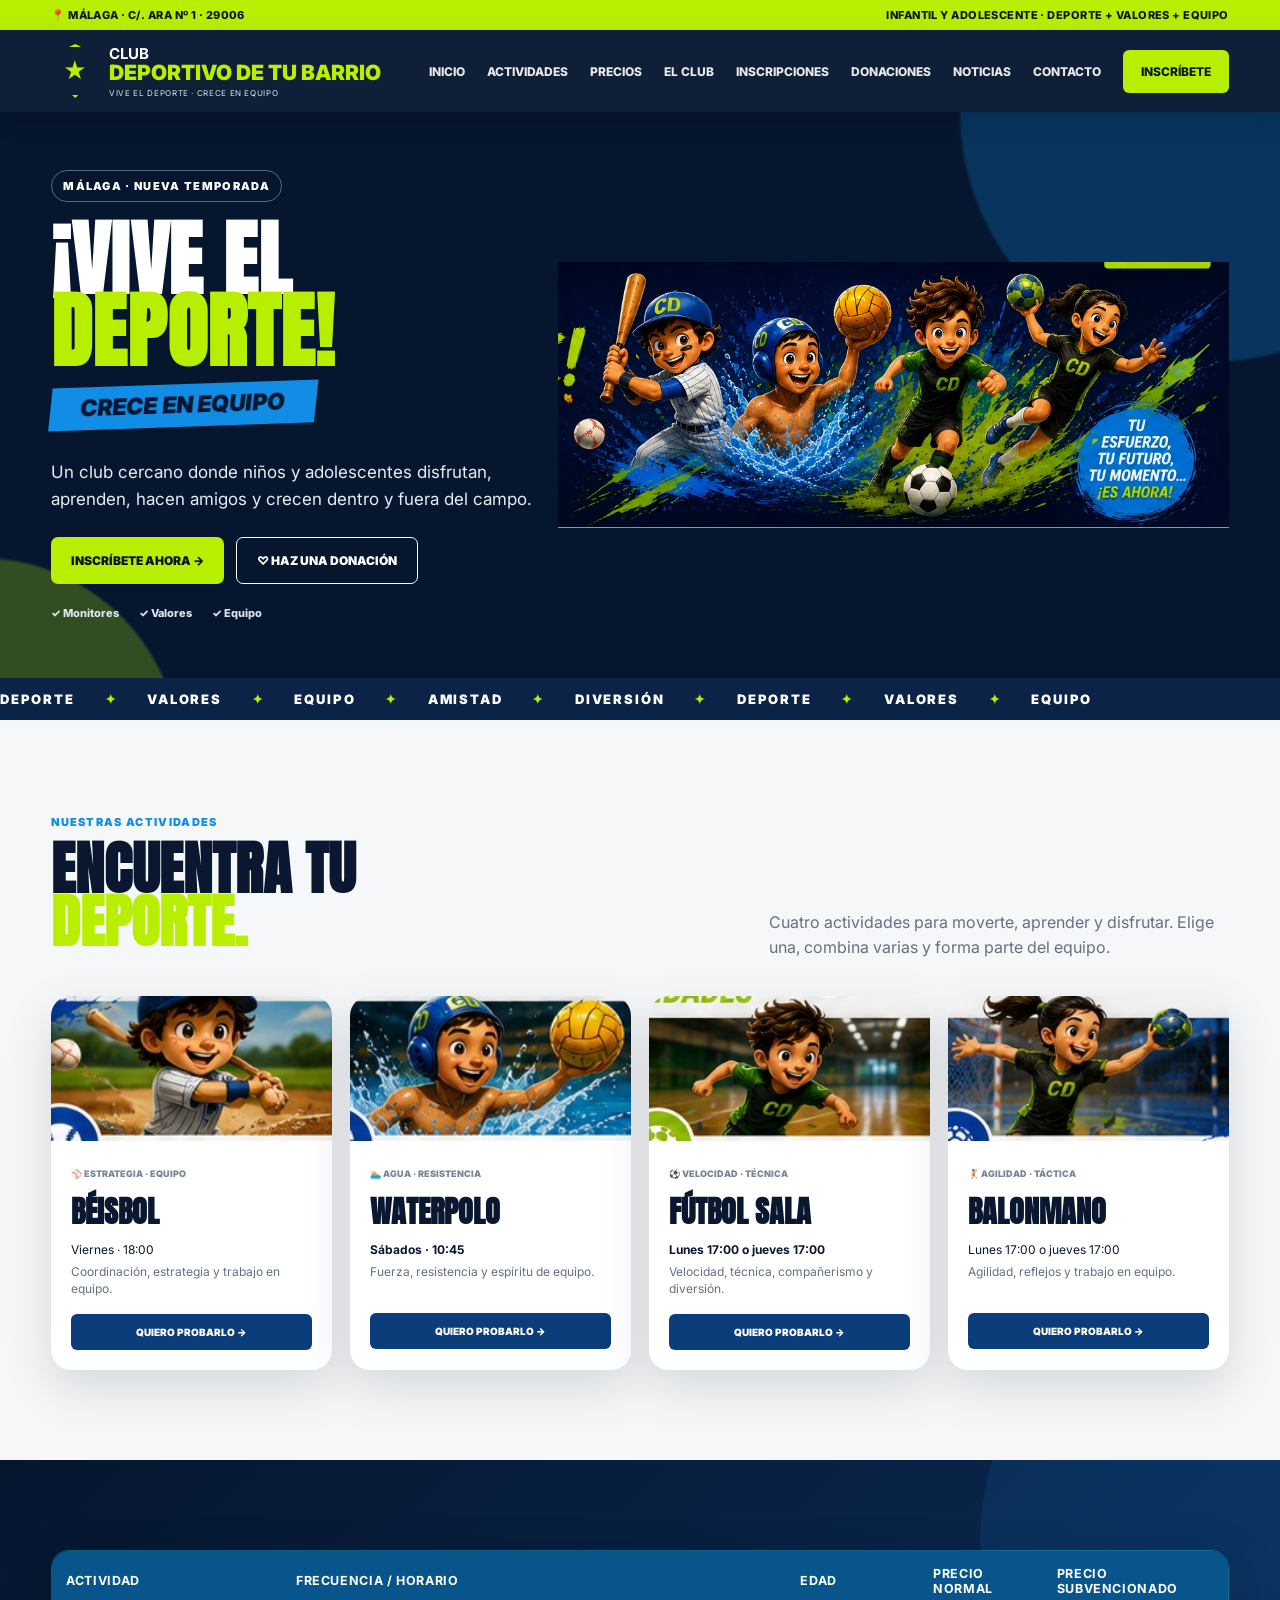
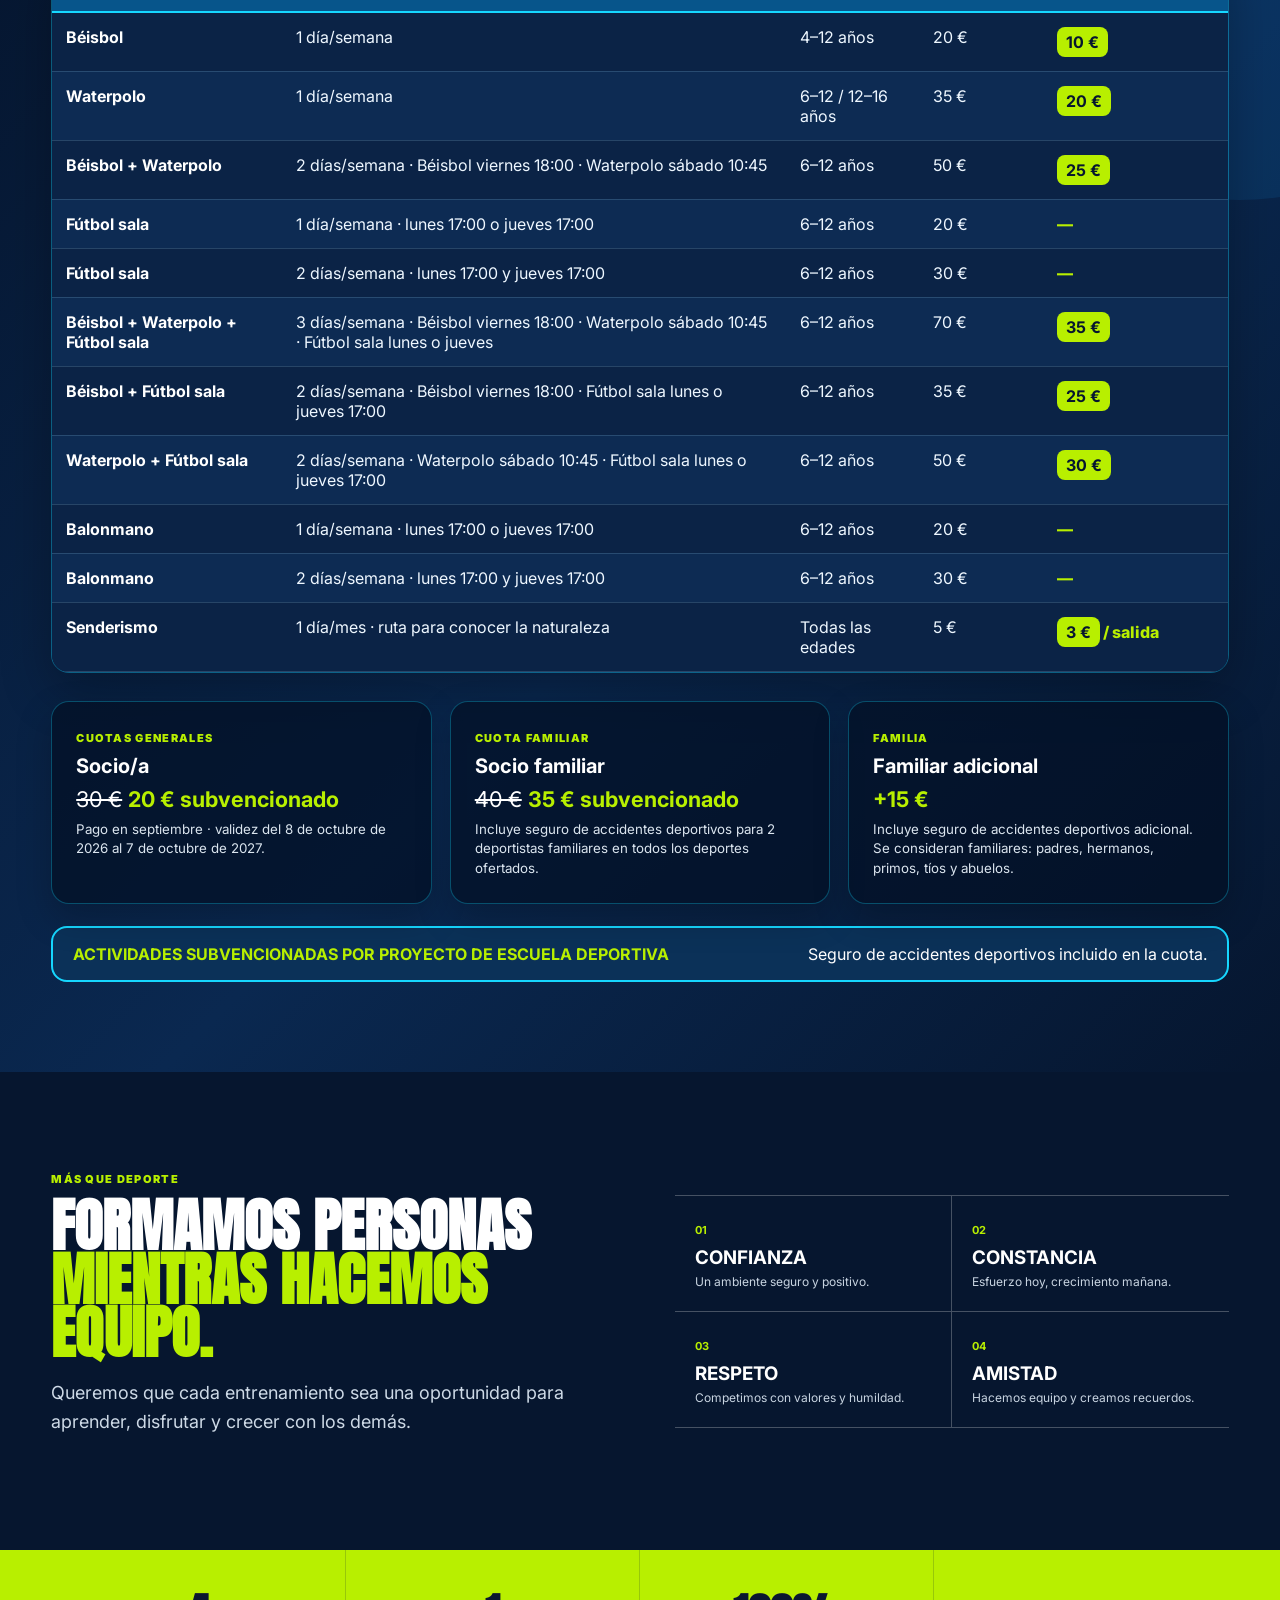
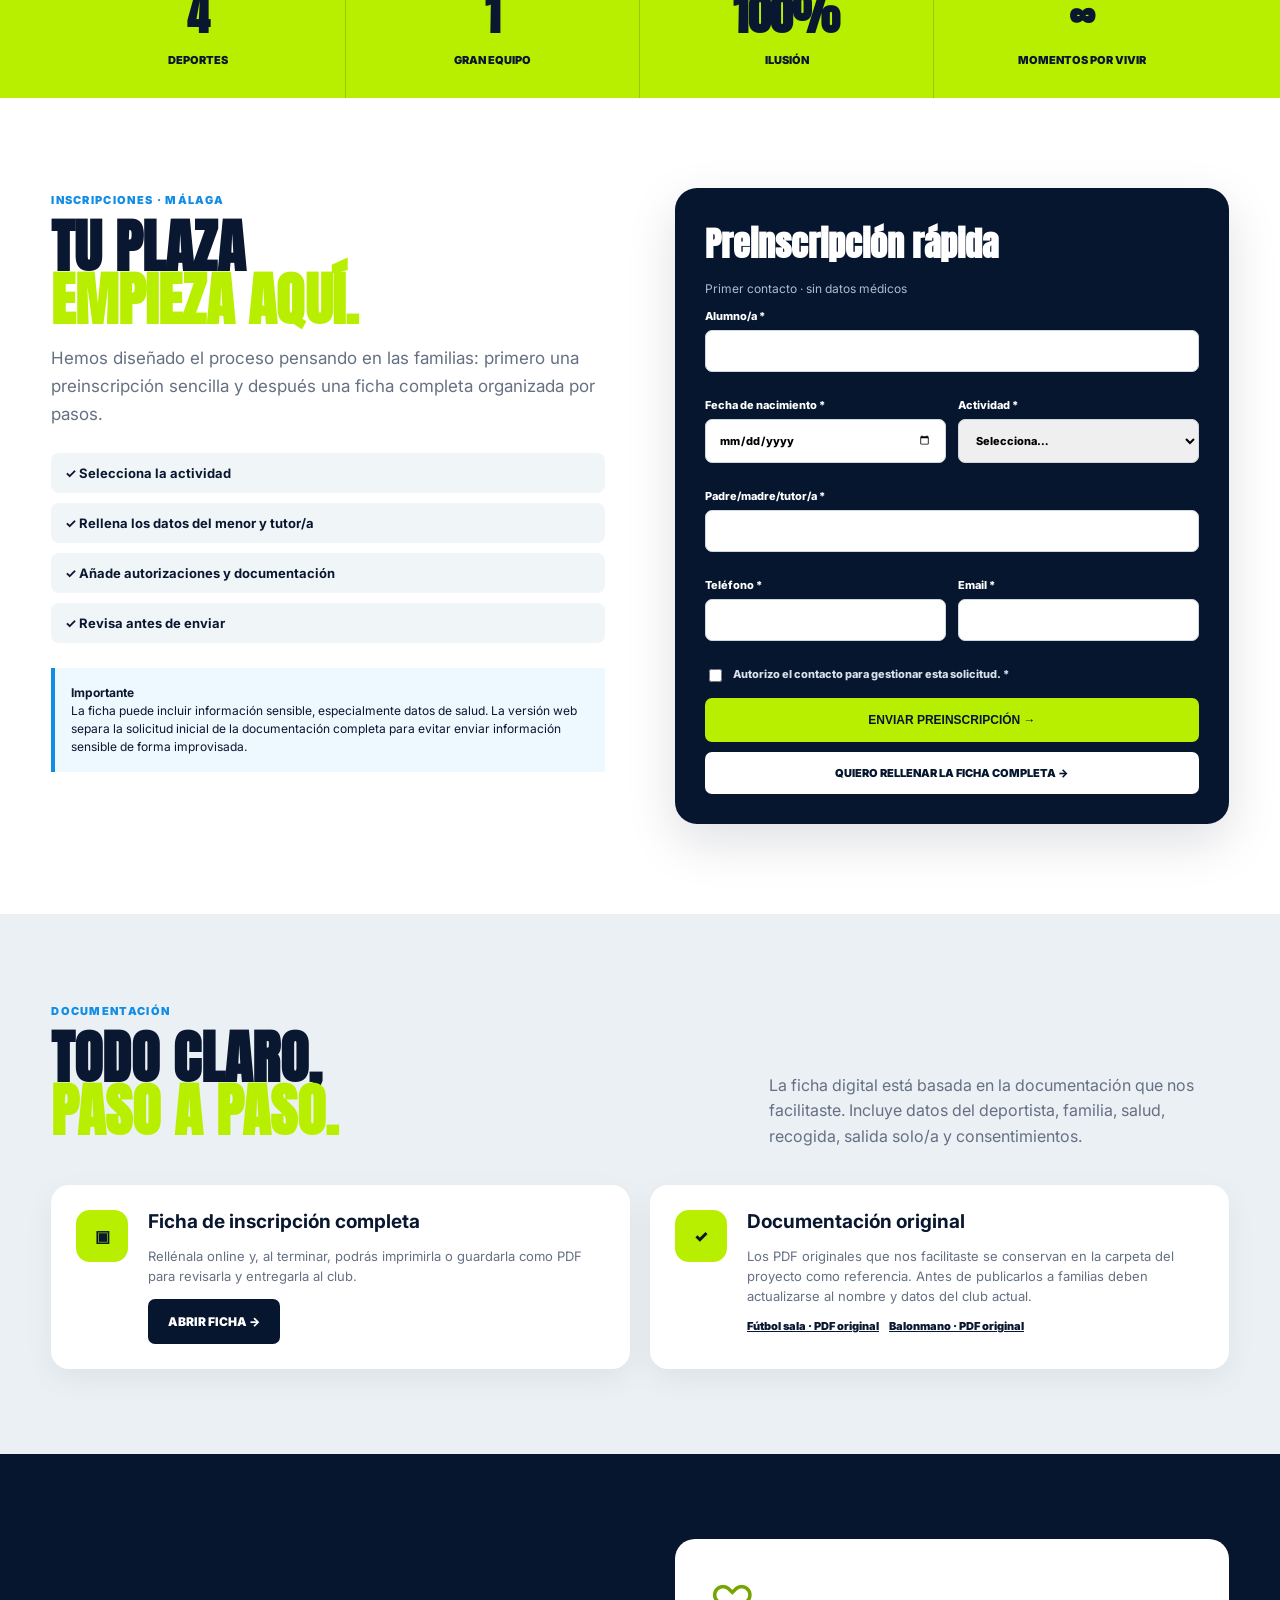
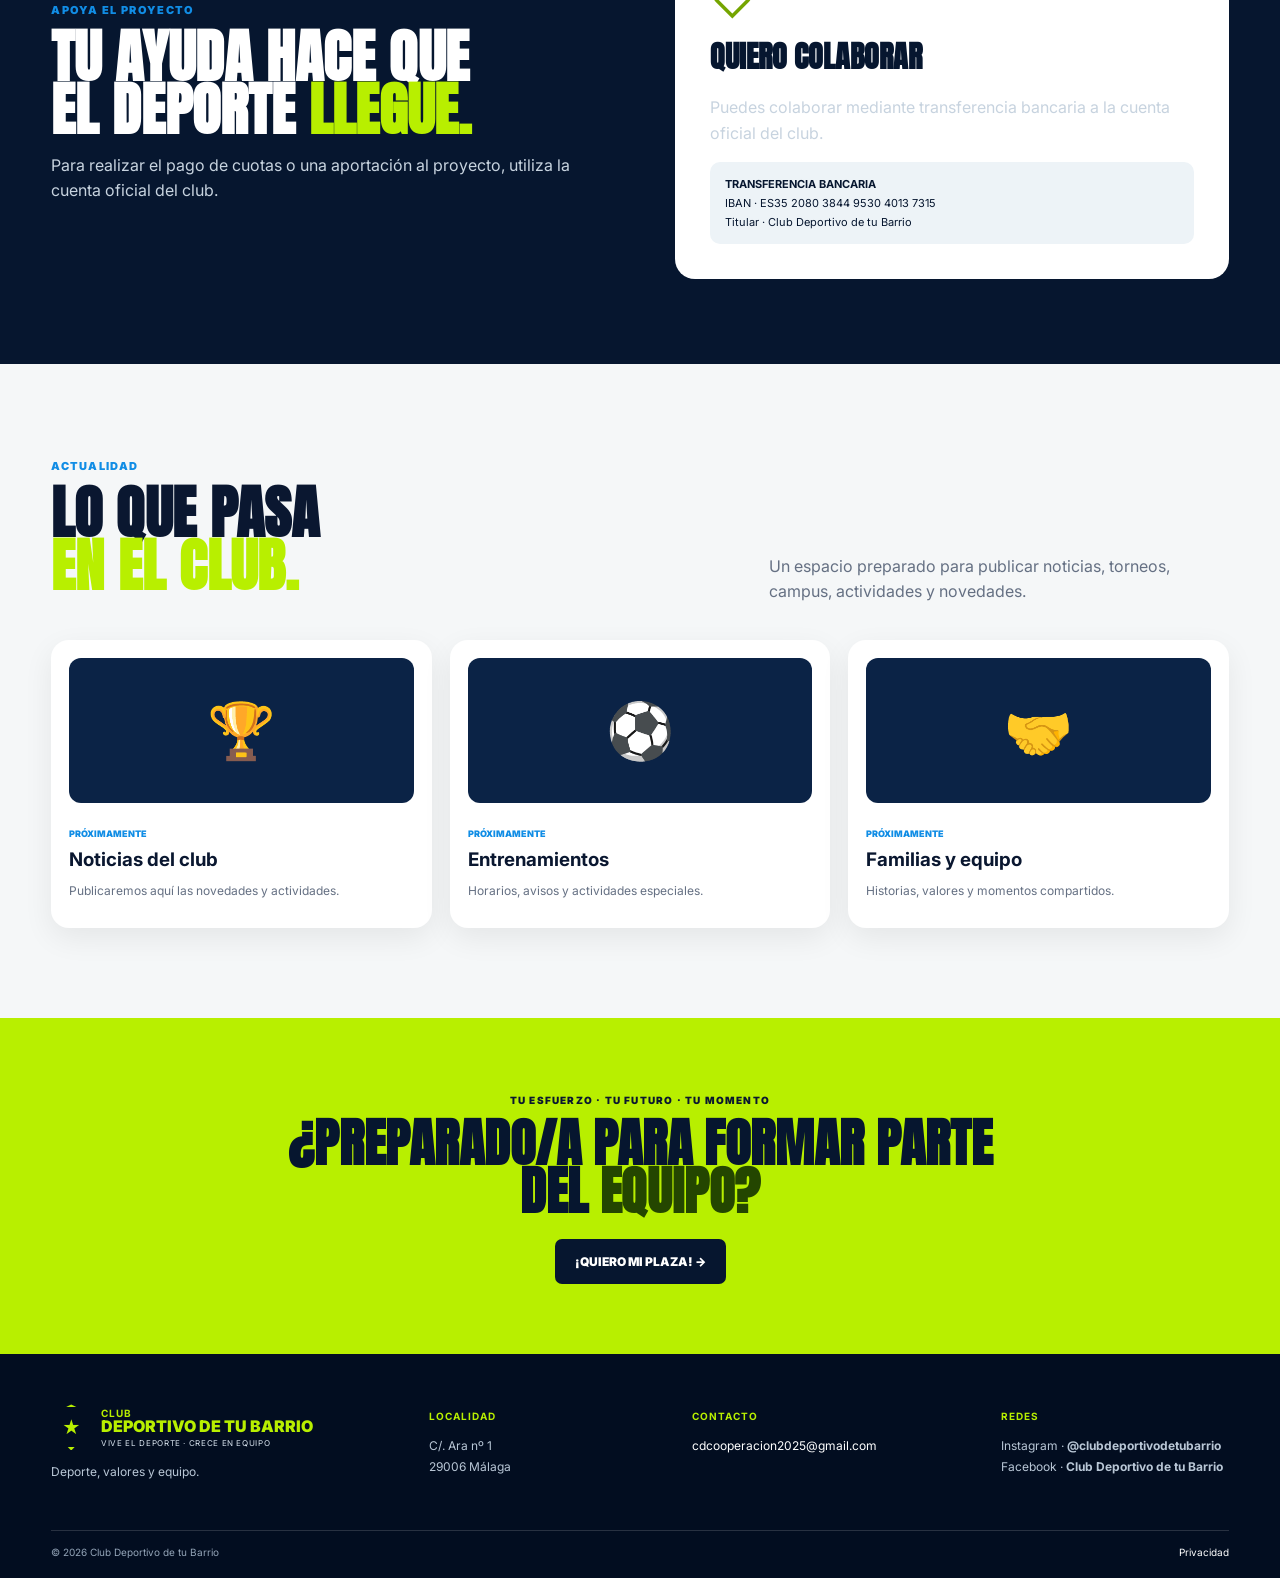
<file: index.html>
<!doctype html>
<html lang="es">
<head>
<meta charset="utf-8"><meta name="viewport" content="width=device-width,initial-scale=1">
<meta name="theme-color" content="#06162f"><meta name="description" content="Club Deportivo de tu Barrio · Málaga. Béisbol, waterpolo, fútbol sala y balonmano para niños y adolescentes.">
<title>Club Deportivo de tu Barrio · Málaga</title><link rel="stylesheet" href="styles.css">
</head>
<body>
<div class="topline"><div class="wrap topin"><span>📍 Málaga · C/. Ara nº 1 · 29006</span><span>INFANTIL Y ADOLESCENTE · DEPORTE + VALORES + EQUIPO</span></div></div>
<header class="header"><div class="wrap nav">
<a class="brand" href="#inicio"><span class="shield">★</span><span><b>CLUB</b><strong>DEPORTIVO DE TU BARRIO</strong><small>VIVE EL DEPORTE · CRECE EN EQUIPO</small></span></a>
<button class="hamb" id="hamb" aria-label="Abrir menú">☰</button>
<nav id="nav"><a href="#inicio">Inicio</a><a href="#actividades">Actividades</a><a href="#precios">Precios</a><a href="#club">El club</a><a href="#inscripciones">Inscripciones</a><a href="#donaciones">Donaciones</a><a href="#noticias">Noticias</a><a href="#contacto">Contacto</a><a class="navcta" href="#inscripciones">INSCRÍBETE</a></nav>
</div></header>
<main id="inicio">
<section class="hero"><div class="hero-bg"></div><div class="wrap hero-grid"><div class="hero-copy"><span class="pill">MÁLAGA · NUEVA TEMPORADA</span><h1>¡VIVE EL<br><em>DEPORTE!</em></h1><div class="brush">CRECE EN EQUIPO</div><p>Un club cercano donde niños y adolescentes disfrutan, aprenden, hacen amigos y crecen dentro y fuera del campo.</p><div class="actions"><a class="btn lime" href="#inscripciones">INSCRÍBETE AHORA →</a><a class="btn outline" href="#donaciones">♡ HAZ UNA DONACIÓN</a></div><div class="mini-values"><span>✓ Monitores</span><span>✓ Valores</span><span>✓ Equipo</span></div></div><div class="hero-art"><img src="hero-ninos-deporte.jpg" alt="Niños y niñas disfrutando de diferentes deportes"></div></div></section>
<div class="ticker"><div>DEPORTE <i>✦</i> VALORES <i>✦</i> EQUIPO <i>✦</i> AMISTAD <i>✦</i> DIVERSIÓN <i>✦</i> DEPORTE <i>✦</i> VALORES <i>✦</i> EQUIPO</div></div>
<section id="actividades" class="section"><div class="wrap"><div class="section-head"><div><span class="eyebrow">NUESTRAS ACTIVIDADES</span><h2>Encuentra tu<br><em>deporte.</em></h2></div><p>Cuatro actividades para moverte, aprender y disfrutar. Elige una, combina varias y forma parte del equipo.</p></div><div class="cards">
<article class="card"><img src="beisbol.jpg" alt="Niño practicando béisbol"><div class="cardbody"><span>⚾ ESTRATEGIA · EQUIPO</span><h3>BÉISBOL</h3><p>Viernes · 18:00</p><p class="desc">Coordinación, estrategia y trabajo en equipo.</p><a href="#inscripciones" data-act="Béisbol">QUIERO PROBARLO →</a></div></article>
<article class="card"><img src="waterpolo.jpg" alt="Niño practicando waterpolo"><div class="cardbody"><span>🏊 AGUA · RESISTENCIA</span><h3>WATERPOLO</h3><p><b>Sábados · 10:45</b></p><p class="desc">Fuerza, resistencia y espíritu de equipo.</p><a href="#inscripciones" data-act="Waterpolo">QUIERO PROBARLO →</a></div></article>
<article class="card"><img src="futbol-sala.jpg" alt="Niño jugando al fútbol sala"><div class="cardbody"><span>⚽ VELOCIDAD · TÉCNICA</span><h3>FÚTBOL SALA</h3><p><b>Lunes 17:00 o jueves 17:00</b></p><p class="desc">Velocidad, técnica, compañerismo y diversión.</p><a href="#inscripciones" data-act="Fútbol sala">QUIERO PROBARLO →</a></div></article>
<article class="card"><img src="balonmano.jpg" alt="Niña jugando al balonmano"><div class="cardbody"><span>🤾 AGILIDAD · TÁCTICA</span><h3>BALONMANO</h3><p>Lunes 17:00 o jueves 17:00</p><p class="desc">Agilidad, reflejos y trabajo en equipo.</p><a href="#inscripciones" data-act="Balonmano">QUIERO PROBARLO →</a></div></article>
</div></div></section>
<section id="precios" class="section prices-section"><div class="wrap"><div class="prices-table-wrap"><table class="prices-table"><thead><tr><th>Actividad</th><th>Frecuencia / horario</th><th>Edad</th><th>Precio normal</th><th>Precio subvencionado</th></tr></thead><tbody><tr><td><strong>Béisbol</strong></td><td>1 día/semana</td><td>4–12 años</td><td>20 €</td><td><b>10 €</b></td></tr><tr><td><strong>Waterpolo</strong></td><td>1 día/semana</td><td>6–12 / 12–16 años</td><td>35 €</td><td><b>20 €</b></td></tr><tr><td><strong>Béisbol + Waterpolo</strong></td><td>2 días/semana · Béisbol viernes 18:00 · Waterpolo sábado 10:45</td><td>6–12 años</td><td>50 €</td><td><b>25 €</b></td></tr><tr><td><strong>Fútbol sala</strong></td><td>1 día/semana · lunes 17:00 o jueves 17:00</td><td>6–12 años</td><td>20 €</td><td>—</td></tr><tr><td><strong>Fútbol sala</strong></td><td>2 días/semana · lunes 17:00 y jueves 17:00</td><td>6–12 años</td><td>30 €</td><td>—</td></tr><tr><td><strong>Béisbol + Waterpolo + Fútbol sala</strong></td><td>3 días/semana · Béisbol viernes 18:00 · Waterpolo sábado 10:45 · Fútbol sala lunes o jueves</td><td>6–12 años</td><td>70 €</td><td><b>35 €</b></td></tr><tr><td><strong>Béisbol + Fútbol sala</strong></td><td>2 días/semana · Béisbol viernes 18:00 · Fútbol sala lunes o jueves 17:00</td><td>6–12 años</td><td>35 €</td><td><b>25 €</b></td></tr><tr><td><strong>Waterpolo + Fútbol sala</strong></td><td>2 días/semana · Waterpolo sábado 10:45 · Fútbol sala lunes o jueves 17:00</td><td>6–12 años</td><td>50 €</td><td><b>30 €</b></td></tr><tr><td><strong>Balonmano</strong></td><td>1 día/semana · lunes 17:00 o jueves 17:00</td><td>6–12 años</td><td>20 €</td><td>—</td></tr><tr><td><strong>Balonmano</strong></td><td>2 días/semana · lunes 17:00 y jueves 17:00</td><td>6–12 años</td><td>30 €</td><td>—</td></tr><tr><td><strong>Senderismo</strong></td><td>1 día/mes · ruta para conocer la naturaleza</td><td>Todas las edades</td><td>5 €</td><td><b>3 €</b> / salida</td></tr></tbody></table></div><div class="prices-general"><div class="pricebox"><span class="eyebrow">CUOTAS GENERALES</span><h3>Socio/a</h3><p><s>30 €</s> <strong>20 € subvencionado</strong></p><small>Pago en septiembre · validez del 8 de octubre de 2026 al 7 de octubre de 2027.</small></div><div class="pricebox"><span class="eyebrow">CUOTA FAMILIAR</span><h3>Socio familiar</h3><p><s>40 €</s> <strong>35 € subvencionado</strong></p><small>Incluye seguro de accidentes deportivos para 2 deportistas familiares en todos los deportes ofertados.</small></div><div class="pricebox"><span class="eyebrow">FAMILIA</span><h3>Familiar adicional</h3><p><strong>+15 €</strong></p><small>Incluye seguro de accidentes deportivos adicional. Se consideran familiares: padres, hermanos, primos, tíos y abuelos.</small></div></div><div class="prices-notice"><strong>ACTIVIDADES SUBVENCIONADAS POR PROYECTO DE ESCUELA DEPORTIVA</strong><span>Seguro de accidentes deportivos incluido en la cuota.</span></div></div></section><section id="club" class="darksection"><div class="wrap clubgrid"><div><span class="eyebrow">MÁS QUE DEPORTE</span><h2>Formamos personas<br><em>mientras hacemos equipo.</em></h2><p class="lead">Queremos que cada entrenamiento sea una oportunidad para aprender, disfrutar y crecer con los demás.</p></div><div class="values"><div><b>01</b><h3>CONFIANZA</h3><p>Un ambiente seguro y positivo.</p></div><div><b>02</b><h3>CONSTANCIA</h3><p>Esfuerzo hoy, crecimiento mañana.</p></div><div><b>03</b><h3>RESPETO</h3><p>Competimos con valores y humildad.</p></div><div><b>04</b><h3>AMISTAD</h3><p>Hacemos equipo y creamos recuerdos.</p></div></div></div></section>
<section class="numbers"><div class="wrap nums"><div><b>4</b><span>deportes</span></div><div><b>1</b><span>gran equipo</span></div><div><b>100%</b><span>ilusión</span></div><div><b>∞</b><span>momentos por vivir</span></div></div></section>
<section id="inscripciones" class="section register"><div class="wrap reggrid"><div class="regintro"><span class="eyebrow">INSCRIPCIONES · MÁLAGA</span><h2>Tu plaza<br><em>empieza aquí.</em></h2><p>Hemos diseñado el proceso pensando en las familias: primero una preinscripción sencilla y después una ficha completa organizada por pasos.</p><div class="checklist"><div>✓ Selecciona la actividad</div><div>✓ Rellena los datos del menor y tutor/a</div><div>✓ Añade autorizaciones y documentación</div><div>✓ Revisa antes de enviar</div></div><div class="notice"><b>Importante</b><br>La ficha puede incluir información sensible, especialmente datos de salud. La versión web separa la solicitud inicial de la documentación completa para evitar enviar información sensible de forma improvisada.</div></div>
<form class="formcard" id="preForm" name="preinscripcion" method="POST" data-netlify="true" netlify-honeypot="bot-field" action="gracias.html"><input type="hidden" name="form-name" value="preinscripcion"><input type="hidden" name="club" value="Club Deportivo de tu Barrio"><p class="honeypot"><label>No rellenar <input name="bot-field"></label></p><h3>Preinscripción rápida</h3><p class="muted">Primer contacto · sin datos médicos</p><label>Alumno/a *<input name="alumno" required autocomplete="name"></label><div class="two"><label>Fecha de nacimiento *<input name="fecha_nacimiento" type="date" required></label><label>Actividad *<select name="actividad" id="preActividad" required><option value="">Selecciona…</option><option>Béisbol</option><option>Waterpolo</option><option>Fútbol sala</option><option>Balonmano</option></select></label></div><label>Padre/madre/tutor/a *<input name="tutor" required></label><div class="two"><label>Teléfono *<input name="telefono" type="tel" required></label><label>Email *<input name="email" type="email" required></label></div><label class="consent"><input type="checkbox" name="contacto_autorizado" value="Sí" required> Autorizo el contacto para gestionar esta solicitud. *</label><button class="btn lime full" type="submit">ENVIAR PREINSCRIPCIÓN →</button><a class="secondary full" href="inscripcion-completa.html">QUIERO RELLENAR LA FICHA COMPLETA →</a></form></div></section>
<section class="documentation"><div class="wrap"><div class="section-head"><div><span class="eyebrow">DOCUMENTACIÓN</span><h2>Todo claro,<br><em>paso a paso.</em></h2></div><p>La ficha digital está basada en la documentación que nos facilitaste. Incluye datos del deportista, familia, salud, recogida, salida solo/a y consentimientos.</p></div><div class="docgrid"><div class="docfeature"><div class="docicon">▣</div><div><h3>Ficha de inscripción completa</h3><p>Rellénala online y, al terminar, podrás imprimirla o guardarla como PDF para revisarla y entregarla al club.</p><a class="btn dark" href="inscripcion-completa.html">ABRIR FICHA →</a></div></div><div class="docfeature"><div class="docicon">✓</div><div><h3>Documentación original</h3><p>Los PDF originales que nos facilitaste se conservan en la carpeta del proyecto como referencia. Antes de publicarlos a familias deben actualizarse al nombre y datos del club actual.</p><div class="doclinks"><a href="documentacion/Ficha_Futbol_Sala_original.pdf" target="_blank" rel="noopener">Fútbol sala · PDF original</a><a href="documentacion/Ficha_Balonmano_original.pdf" target="_blank" rel="noopener">Balonmano · PDF original</a></div></div></div></div></div></section>
<section id="donaciones" class="donations"><div class="wrap donationgrid"><div><span class="eyebrow">APOYA EL PROYECTO</span><h2>Tu ayuda hace que<br>el deporte <em>llegue.</em></h2><p>Para realizar el pago de cuotas o una aportación al proyecto, utiliza la cuenta oficial del club.</p></div><div class="donbox"><span class="heart">♡</span><h3>QUIERO COLABORAR</h3><p>Puedes colaborar mediante transferencia bancaria a la cuenta oficial del club.</p><div class="bank"><b>TRANSFERENCIA BANCARIA</b><span>IBAN · ES35 2080 3844 9530 4013 7315</span><span>Titular · Club Deportivo de tu Barrio</span></div></div></div></section>
<section id="noticias" class="section news"><div class="wrap"><div class="section-head"><div><span class="eyebrow">ACTUALIDAD</span><h2>Lo que pasa<br><em>en el club.</em></h2></div><p>Un espacio preparado para publicar noticias, torneos, campus, actividades y novedades.</p></div><div class="newsgrid"><article><div class="newsimg">🏆</div><small>PRÓXIMAMENTE</small><h3>Noticias del club</h3><p>Publicaremos aquí las novedades y actividades.</p></article><article><div class="newsimg">⚽</div><small>PRÓXIMAMENTE</small><h3>Entrenamientos</h3><p>Horarios, avisos y actividades especiales.</p></article><article><div class="newsimg">🤝</div><small>PRÓXIMAMENTE</small><h3>Familias y equipo</h3><p>Historias, valores y momentos compartidos.</p></article></div></div></section>
<section class="cta"><div class="wrap"><span>TU ESFUERZO · TU FUTURO · TU MOMENTO</span><h2>¿Preparado/a para formar parte del <em>equipo?</em></h2><a class="btn dark" href="#inscripciones">¡QUIERO MI PLAZA! →</a></div></section>
</main>
<footer id="contacto"><div class="wrap footergrid"><div><div class="brand footerbrand"><span class="shield">★</span><span><b>CLUB</b><strong>DEPORTIVO DE TU BARRIO</strong><small>VIVE EL DEPORTE · CRECE EN EQUIPO</small></span></div><p>Deporte, valores y equipo.</p></div><div><b>LOCALIDAD</b><p>C/. Ara nº 1<br>29006 Málaga</p></div><div><b>CONTACTO</b><p><a href="mailto:cdcooperacion2025@gmail.com">cdcooperacion2025@gmail.com</a></p></div><div><b>REDES</b><p>Instagram · <strong>@clubdeportivodetubarrio</strong><br>Facebook · <strong>Club Deportivo de tu Barrio</strong></p></div></div><div class="footbottom wrap"><span>© 2026 Club Deportivo de tu Barrio</span><span><a href="privacidad.html">Privacidad</a></span></div></footer>
<script src="app.js"></script>
</body></html>
</file>
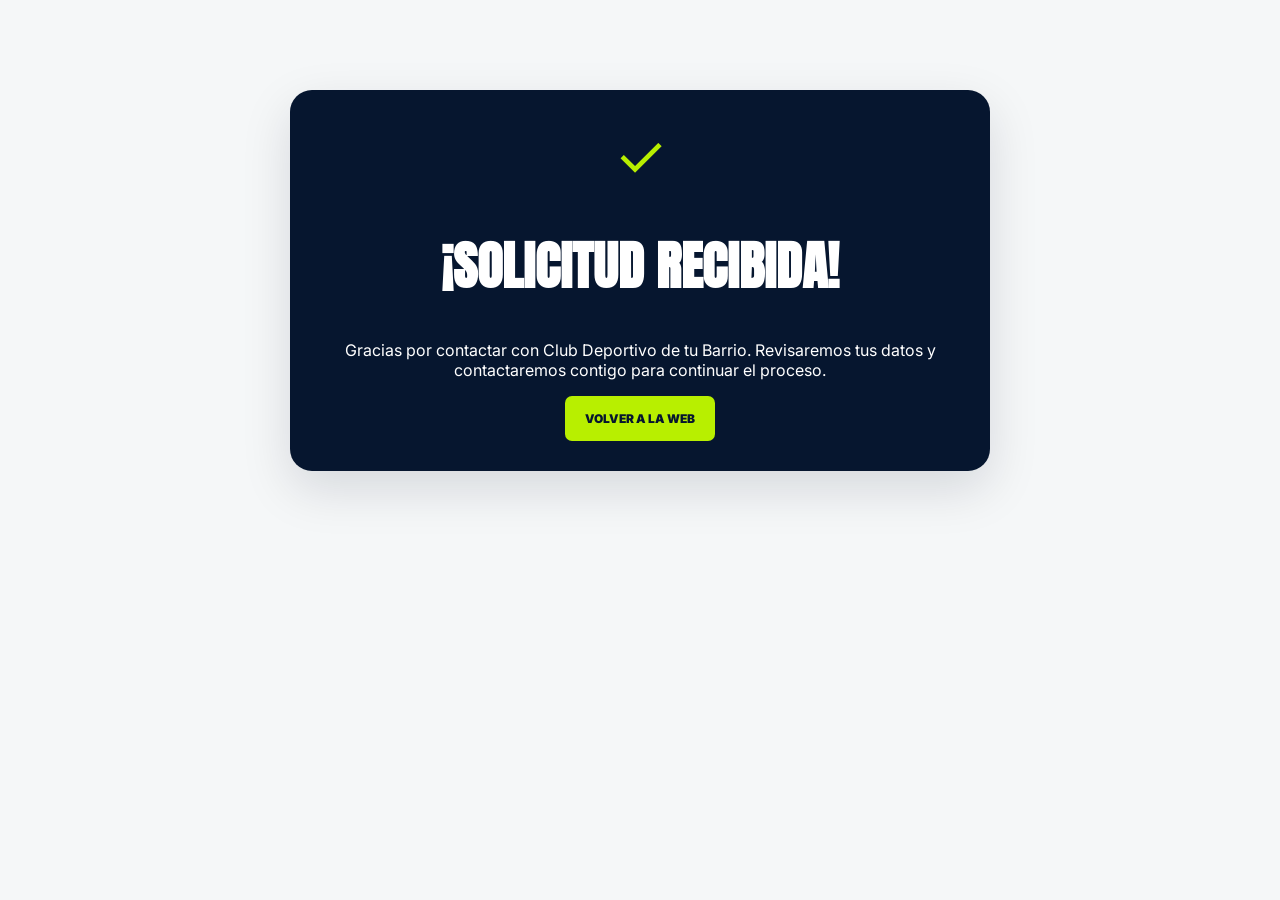
<file: gracias.html>
<!doctype html><html lang="es"><head><meta charset="utf-8"><meta name="viewport" content="width=device-width,initial-scale=1"><title>Solicitud recibida · Club Deportivo de tu Barrio</title><link rel="stylesheet" href="styles.css"></head><body><main class="section"><div class="wrap" style="max-width:700px;text-align:center"><div class="formcard"><div style="font-size:60px;color:#b8ef00">✓</div><h1 style="font-family:Anton;font-size:52px">¡SOLICITUD RECIBIDA!</h1><p>Gracias por contactar con Club Deportivo de tu Barrio. Revisaremos tus datos y contactaremos contigo para continuar el proceso.</p><a class="btn lime" href="index.html">VOLVER A LA WEB</a></div></div></main></body></html>
</file>
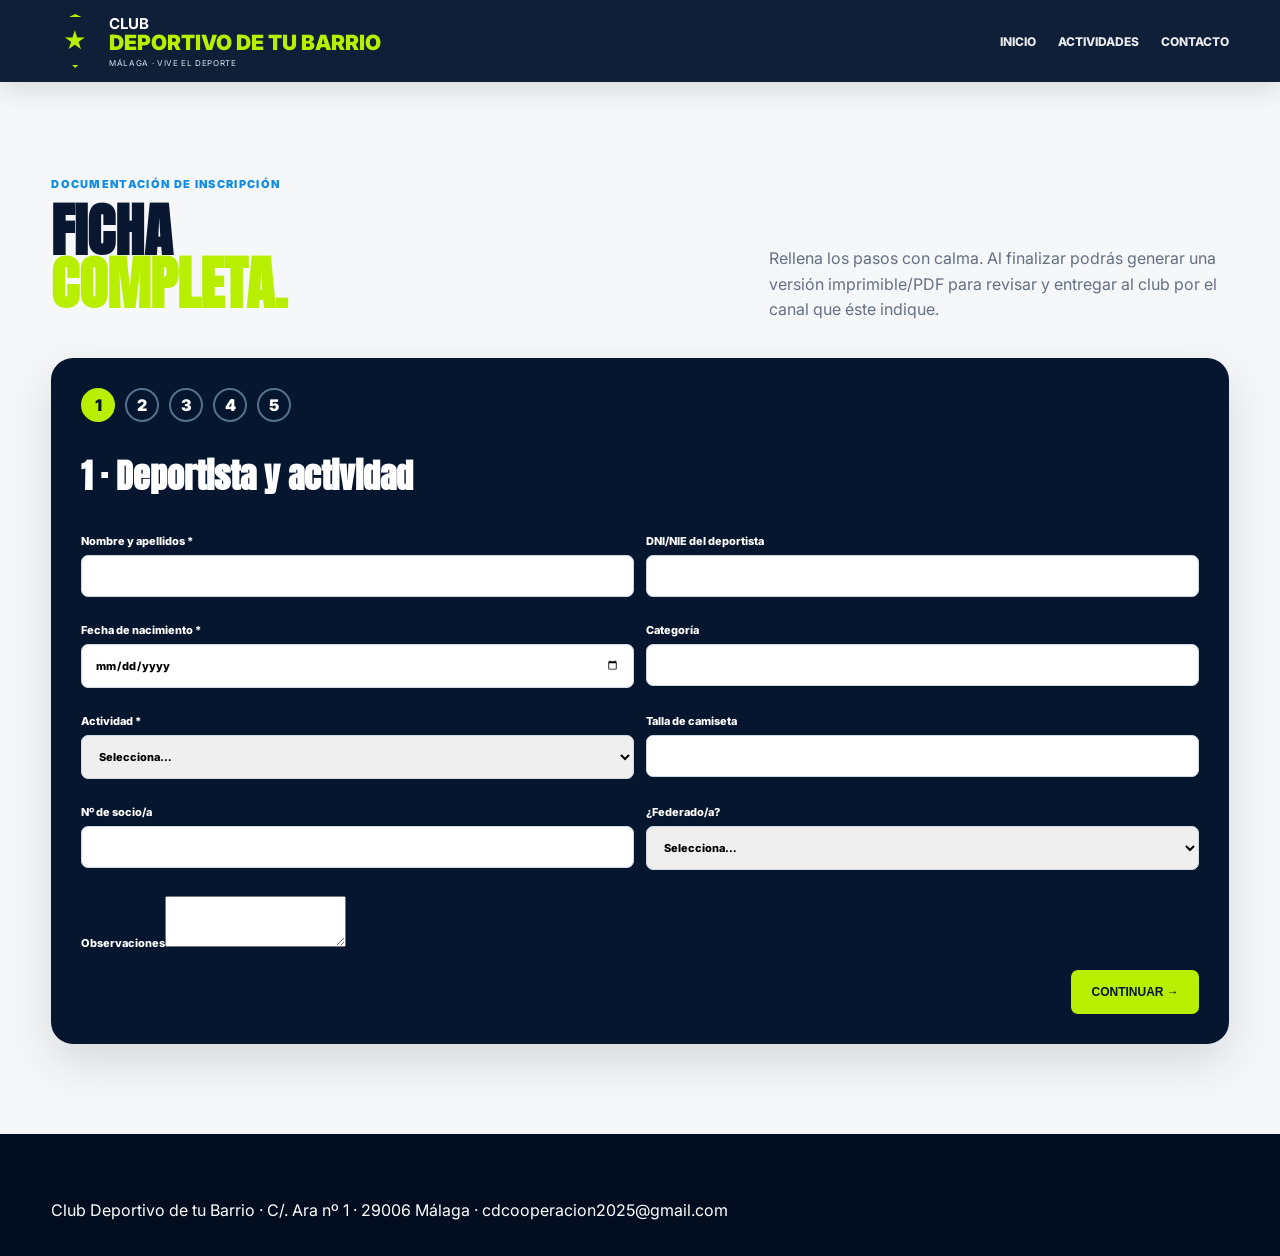
<file: inscripcion-completa.html>
<!doctype html><html lang="es"><head><meta charset="utf-8"><meta name="viewport" content="width=device-width,initial-scale=1"><title>Ficha de inscripción · Club Deportivo de tu Barrio</title><link rel="stylesheet" href="styles.css"></head><body>
<header class="header"><div class="wrap nav"><a class="brand" href="index.html"><span class="shield">★</span><span><b>CLUB</b><strong>DEPORTIVO DE TU BARRIO</strong><small>MÁLAGA · VIVE EL DEPORTE</small></span></a><nav style="display:flex"><a href="index.html">Inicio</a><a href="index.html#actividades">Actividades</a><a href="index.html#contacto">Contacto</a></nav></div></header>
<main class="section"><div class="wrap"><div class="section-head"><div><span class="eyebrow">DOCUMENTACIÓN DE INSCRIPCIÓN</span><h2>Ficha<br><em>completa.</em></h2></div><p>Rellena los pasos con calma. Al finalizar podrás generar una versión imprimible/PDF para revisar y entregar al club por el canal que éste indique.</p></div>
<div class="formcard" id="wizard"><div class="stepbar"><span class="on">1</span><span>2</span><span>3</span><span>4</span><span>5</span></div><form id="fullForm">
<section class="wizardstep active"><h3>1 · Deportista y actividad</h3><div class="two"><label>Nombre y apellidos *<input name="alumno" required></label><label>DNI/NIE del deportista<input name="dni_alumno"></label></div><div class="two"><label>Fecha de nacimiento *<input name="fecha_nacimiento" type="date" required></label><label>Categoría<input name="categoria"></label></div><div class="two"><label>Actividad *<select name="actividad" required><option value="">Selecciona…</option><option>Béisbol</option><option>Waterpolo</option><option>Fútbol sala</option><option>Balonmano</option></select></label><label>Talla de camiseta<input name="talla"></label></div><div class="two"><label>Nº de socio/a<input name="socio"></label><label>¿Federado/a?<select name="federado"><option value="">Selecciona…</option><option>Sí</option><option>No</option></select></label></div><label>Observaciones<textarea name="observaciones" rows="3"></textarea></label><div class="stepactions"><button type="button" class="btn lime next">CONTINUAR →</button></div></section>
<section class="wizardstep"><h3>2 · Familia y contacto</h3><label>Padre/madre/tutor/a legal *<input name="tutor" required></label><div class="two"><label>DNI/NIE del tutor/a *<input name="dni_tutor" required></label><label>Teléfono principal *<input name="telefono" type="tel" required></label></div><div class="two"><label>Segundo teléfono<input name="telefono2" type="tel"></label><label>Teléfono de emergencia<input name="emergencia" type="tel"></label></div><label>Correo electrónico *<input name="email" type="email" required></label><label>Domicilio<input name="domicilio"></label><div class="two"><label>Código postal<input name="cp"></label><label>Población<input name="poblacion" value="Málaga"></label></div><div class="stepactions"><button type="button" class="btn outline prev">← ATRÁS</button><button type="button" class="btn lime next">CONTINUAR →</button></div></section>
<section class="wizardstep"><h3>3 · Salud y condiciones</h3><div class="notice"><b>Información sensible.</b><br>Esta sección reproduce el tipo de información presente en la ficha original facilitada por el club. En una implantación real, debe definirse un canal seguro y la información legal correspondiente antes de almacenar o transmitir estos datos.</div><label>Nº de tarjeta sanitaria<input name="tarjeta_sanitaria"></label><label>Información médica relevante<textarea name="salud" rows="5" placeholder="Alergias, enfermedades, lesiones, medicación u otras consideraciones."></textarea></label><label>Otras consideraciones<textarea name="otras_consideraciones" rows="4"></textarea></label><label class="consent"><input type="checkbox" name="salud_veracidad" required> Declaro que la información facilitada es veraz y comunicaré cambios relevantes al club. *</label><div class="stepactions"><button type="button" class="btn outline prev">← ATRÁS</button><button type="button" class="btn lime next">CONTINUAR →</button></div></section>
<section class="wizardstep"><h3>4 · Recogida y salida</h3><p class="muted">La documentación facilitada contempla hasta cuatro personas autorizadas para recoger al menor. Completa solo las necesarias.</p><div id="pickups"></div><button type="button" class="secondary" id="addPickup">+ AÑADIR PERSONA AUTORIZADA</button><label class="consent"><input type="checkbox" name="sale_solo"> Solicito autorización para que el menor salga solo/a al finalizar la actividad.</label><label>Observaciones de recogida/salida<textarea name="observaciones_recogida" rows="3"></textarea></label><div class="stepactions"><button type="button" class="btn outline prev">← ATRÁS</button><button type="button" class="btn lime next">CONTINUAR →</button></div></section>
<section class="wizardstep"><h3>5 · Aceptaciones</h3><div class="notice">Los documentos originales contienen referencias y datos del club anterior. Esta ficha utiliza el nombre actual: <b>Club Deportivo de tu Barrio</b>, C/. Ara nº 1 · 29006 Málaga.</div><label class="consent"><input type="checkbox" name="normas" required> He leído y acepto las normas de funcionamiento que el club me facilite. *</label><label class="consent"><input type="checkbox" name="riesgos" required> Declaro conocer los riesgos inherentes a la práctica deportiva y seguir las indicaciones de seguridad. *</label><label class="consent"><input type="checkbox" name="privacidad" required> He leído la información de privacidad del club y acepto el tratamiento necesario para gestionar la inscripción. *</label><label class="consent"><input type="checkbox" name="imagenes"> Acepto de forma separada y opcional el uso de imágenes del menor con las condiciones que el club establezca.</label><div class="two"><label>Nombre completo del firmante *<input name="firmante" required></label><label>DNI/NIE del firmante *<input name="dni_firmante" required></label></div><label>Fecha *<input name="fecha_firma" type="date" required></label><div class="stepactions"><button type="button" class="btn outline prev">← ATRÁS</button><button type="button" class="btn lime" id="generate">GENERAR FICHA →</button></div></section>
</form><div id="done" style="display:none;margin-top:20px;background:#eef8ff;color:#06162f;padding:20px;border-radius:14px"><h3>Ficha preparada ✓</h3><p>Revisa la ficha antes de entregarla. Puedes imprimirla o seleccionar “Guardar como PDF”.</p><button class="btn dark" id="print">IMPRIMIR / GUARDAR PDF</button><button class="secondary" id="again">VOLVER A EMPEZAR</button></div></div></div></main>
<div id="printArea" class="printarea"></div><footer><div class="wrap"><p>Club Deportivo de tu Barrio · C/. Ara nº 1 · 29006 Málaga · <a href="mailto:cdcooperacion2025@gmail.com">cdcooperacion2025@gmail.com</a></p></div></footer>
<script src="inscripcion.js"></script></body></html>
</file>
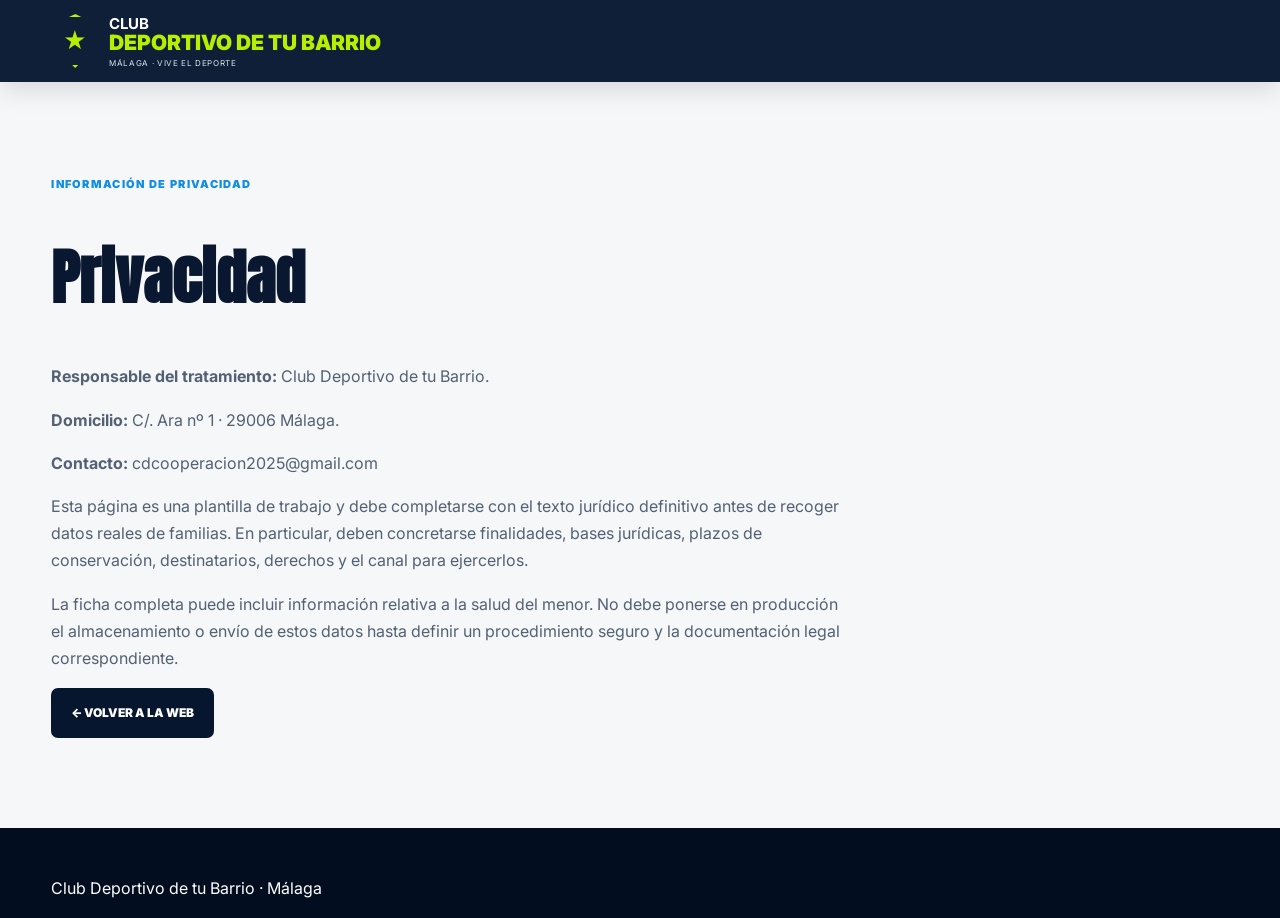
<file: privacidad.html>
<!doctype html><html lang="es"><head><meta charset="utf-8"><meta name="viewport" content="width=device-width,initial-scale=1"><title>Privacidad · Club Deportivo de tu Barrio</title><link rel="stylesheet" href="styles.css"></head><body><header class="header"><div class="wrap nav"><a class="brand" href="index.html"><span class="shield">★</span><span><b>CLUB</b><strong>DEPORTIVO DE TU BARRIO</strong><small>MÁLAGA · VIVE EL DEPORTE</small></span></a></div></header><main class="section"><div class="wrap"><span class="eyebrow">INFORMACIÓN DE PRIVACIDAD</span><h1 style="font-family:Anton;font-size:60px">Privacidad</h1><div style="max-width:800px;line-height:1.7;color:#536174"><p><b>Responsable del tratamiento:</b> Club Deportivo de tu Barrio.</p><p><b>Domicilio:</b> C/. Ara nº 1 · 29006 Málaga.</p><p><b>Contacto:</b> <a href="mailto:cdcooperacion2025@gmail.com">cdcooperacion2025@gmail.com</a></p><p>Esta página es una plantilla de trabajo y debe completarse con el texto jurídico definitivo antes de recoger datos reales de familias. En particular, deben concretarse finalidades, bases jurídicas, plazos de conservación, destinatarios, derechos y el canal para ejercerlos.</p><p>La ficha completa puede incluir información relativa a la salud del menor. No debe ponerse en producción el almacenamiento o envío de estos datos hasta definir un procedimiento seguro y la documentación legal correspondiente.</p><a class="btn dark" href="index.html">← VOLVER A LA WEB</a></div></div></main><footer><div class="wrap">Club Deportivo de tu Barrio · Málaga</div></footer></body></html>
</file>
<file: styles.css>
@import url('https://fonts.googleapis.com/css2?family=Anton&family=Inter:wght@400;500;600;700;800;900&display=swap');
:root{--navy:#06162f;--navy2:#031024;--lime:#b8ef00;--blue:#118de5;--ink:#0a1730;--paper:#f5f7f8;--muted:#657083;--white:#fff;--line:#dfe6ec;--radius:22px;--shadow:0 18px 50px rgba(3,16,36,.13)}*{box-sizing:border-box}html{scroll-behavior:smooth}body{margin:0;font-family:Inter,Arial,sans-serif;color:var(--ink);background:var(--paper)}a{text-decoration:none;color:inherit}.wrap{width:min(1180px,92%);margin:auto}.topline{background:var(--lime);font-size:11px;font-weight:800;text-transform:uppercase;letter-spacing:.04em}.topin{display:flex;justify-content:space-between;padding:8px 0}.header{position:sticky;top:0;z-index:20;background:rgba(6,22,47,.96);backdrop-filter:blur(10px);color:white;box-shadow:0 8px 25px rgba(0,0,0,.12)}.nav{min-height:82px;display:flex;align-items:center;justify-content:space-between;gap:25px}.brand{display:flex;align-items:center;gap:10px;color:#fff}.brand .shield{width:48px;height:54px;display:grid;place-items:center;border:3px solid var(--lime);clip-path:polygon(50% 0,92% 18%,84% 70%,50% 100%,16% 70%,8% 18%);color:var(--lime);font-size:23px}.brand b,.brand strong,.brand small{display:block}.brand b{font-size:15px}.brand strong{font-size:21px;line-height:.98;color:var(--lime);font-weight:900}.brand small{font-size:8px;letter-spacing:.08em;margin-top:4px;color:#d9e4ef}.nav nav,.nav>nav{display:flex;align-items:center;gap:22px;font-size:12px;font-weight:800;text-transform:uppercase}.nav nav a:not(.navcta){opacity:.9}.nav nav a:hover{color:var(--lime)}.navcta{background:var(--lime);color:#06162f!important;padding:14px 18px;border-radius:6px}.hamb{display:none;background:none;border:0;color:#fff;font-size:26px}.hero{position:relative;background:var(--navy);color:white;overflow:hidden}.hero:before,.hero:after{content:"";position:absolute;border-radius:50%;filter:blur(1px);opacity:.25}.hero:before{width:500px;height:500px;background:var(--blue);right:-180px;top:-250px}.hero:after{width:400px;height:400px;background:var(--lime);left:-220px;bottom:-280px}.hero-grid{min-height:515px;display:grid;grid-template-columns:43% 57%;align-items:center;position:relative;z-index:1}.hero-copy{padding:58px 0}.pill,.eyebrow{display:inline-block;font-size:11px;font-weight:900;letter-spacing:.12em;text-transform:uppercase}.pill{border:1px solid rgba(255,255,255,.35);padding:8px 11px;border-radius:99px}.hero h1{font-family:Anton,Impact,sans-serif;font-size:82px;line-height:.88;margin:22px 0 0;letter-spacing:.01em}.hero h1 em{color:var(--lime);font-style:normal}.brush{display:inline-block;background:var(--blue);color:#06162f;font-weight:900;font-size:23px;transform:skew(-8deg) rotate(-2deg);padding:7px 30px;margin:16px 0}.hero-copy p{font-size:17px;line-height:1.55;max-width:520px;color:#e6edf4}.actions{display:flex;gap:12px;flex-wrap:wrap;margin-top:25px}.btn{display:inline-flex;align-items:center;justify-content:center;border:0;padding:15px 20px;border-radius:7px;font-size:12px;font-weight:900;text-transform:uppercase;cursor:pointer}.btn.lime{background:var(--lime);color:#06162f}.btn.outline{border:1px solid #fff;color:#fff;background:transparent}.btn.dark{background:var(--navy);color:#fff}.full{width:100%}.mini-values{display:flex;gap:20px;margin-top:22px;font-size:11px;font-weight:800;color:#dbe4ee}.hero-art{position:relative;height:100%;min-height:480px;display:flex;align-items:center;justify-content:center}.hero-art img{width:100%;max-width:760px;filter:saturate(1.08);mix-blend-mode:screen;opacity:.98}.ticker{overflow:hidden;background:#0b2346;color:white;font-weight:900;font-size:13px;letter-spacing:.14em;white-space:nowrap}.ticker div{padding:13px 0;animation:scroll 22s linear infinite}.ticker i{color:var(--lime);font-style:normal;margin:0 25px}@keyframes scroll{to{transform:translateX(-30%)}}.section{padding:90px 0}.section-head{display:flex;justify-content:space-between;gap:50px;align-items:end;margin-bottom:35px}.eyebrow{color:var(--blue)}.section-head h2,.regintro h2,.darksection h2,.donations h2,.cta h2{font-family:Anton,Impact,sans-serif;text-transform:uppercase;font-size:58px;line-height:.92;margin:12px 0}.section-head h2 em,.regintro h2 em,.darksection h2 em,.donations h2 em,.cta h2 em{font-style:normal;color:var(--lime)}.section-head>p{max-width:460px;color:var(--muted);line-height:1.6;margin:0}.cards{display:grid;grid-template-columns:repeat(4,1fr);gap:18px}.card{background:white;border-radius:20px;overflow:hidden;box-shadow:var(--shadow);transition:.25s;position:relative}.card:hover{transform:translateY(-6px)}.card img{width:100%;height:145px;object-fit:cover;display:block}.cardbody{padding:20px}.cardbody>span{font-size:9px;font-weight:900;color:#7b8797}.card h3{font-family:Anton,Impact,sans-serif;font-size:30px;margin:8px 0}.card p{font-size:12px;margin:6px 0}.card .desc{color:var(--muted);line-height:1.45;min-height:34px}.card a{display:block;background:#0a3d7a;color:#fff;text-align:center;padding:12px 10px;border-radius:6px;margin-top:16px;font-size:10px;font-weight:900}.darksection{background:var(--navy);color:white;padding:95px 0;position:relative;overflow:hidden}.clubgrid{display:grid;grid-template-columns:1fr 1fr;gap:70px;align-items:center}.darksection .eyebrow{color:var(--lime)}.darksection .lead{font-size:18px;line-height:1.65;color:#cdd9e6;max-width:550px}.values{display:grid;grid-template-columns:1fr 1fr;border-top:1px solid rgba(255,255,255,.25)}.values>div{padding:22px 20px;border-bottom:1px solid rgba(255,255,255,.25)}.values>div:nth-child(odd){border-right:1px solid rgba(255,255,255,.25)}.values b{color:var(--lime);font-size:11px}.values h3{margin:8px 0 5px}.values p{font-size:12px;color:#c8d4e1;margin:0}.numbers{background:var(--lime)}.nums{display:grid;grid-template-columns:repeat(4,1fr)}.nums>div{text-align:center;padding:30px 10px;border-right:1px solid rgba(6,22,47,.18)}.nums>div:last-child{border:0}.nums b{display:block;font-family:Anton;font-size:45px}.nums span{font-size:11px;text-transform:uppercase;font-weight:900}.register{background:white}.reggrid{display:grid;grid-template-columns:1fr 1fr;gap:70px;align-items:start}.regintro p{font-size:17px;line-height:1.65;color:var(--muted)}.checklist{margin:25px 0;display:grid;gap:10px;font-size:13px;font-weight:700}.checklist div{padding:12px 14px;background:#f0f5f8;border-radius:8px}.notice{padding:16px;background:#eef8ff;border-left:4px solid var(--blue);font-size:12px;line-height:1.5}.formcard{background:var(--navy);color:white;border-radius:22px;padding:30px;box-shadow:var(--shadow)}.formcard h3{font-family:Anton;font-size:34px;margin:0}.muted{color:#aebdcd;font-size:12px}.formcard label{display:block;font-size:11px;font-weight:800;margin:13px 0}.formcard input,.formcard select{width:100%;margin-top:7px;padding:13px;border:1px solid #cfd8e1;border-radius:7px;font:inherit}.two{display:grid;grid-template-columns:1fr 1fr;gap:12px}.consent{display:flex!important;gap:8px;align-items:flex-start;color:#d7e1eb;line-height:1.4}.consent input{width:auto;margin-top:2px}.secondary{display:flex;justify-content:center;align-items:center;background:white;color:var(--navy);padding:14px;margin-top:10px;border-radius:7px;font-size:11px;font-weight:900}.honeypot{display:none!important}.documentation{background:#eaf0f4;padding:85px 0}.docgrid{display:grid;grid-template-columns:1fr 1fr;gap:20px}.docfeature{background:#fff;border-radius:18px;padding:25px;display:flex;gap:20px;box-shadow:0 10px 30px rgba(0,0,0,.06)}.docicon{width:52px;height:52px;flex:none;display:grid;place-items:center;background:var(--lime);border-radius:14px;font-weight:900}.docfeature h3{margin:0 0 8px;font-size:19px}.docfeature p{color:var(--muted);font-size:13px;line-height:1.55}.doclinks{display:flex;gap:10px;flex-wrap:wrap}.doclinks a{font-size:11px;font-weight:900;text-decoration:underline}.donations{background:var(--navy);color:#fff;padding:85px 0}.donationgrid{display:grid;grid-template-columns:1fr 1fr;gap:70px;align-items:center}.donations p{color:#c7d3df;line-height:1.6}.donbox{background:#fff;color:var(--navy);border-radius:20px;padding:35px}.heart{font-size:45px;color:#75a500}.donbox h3{font-family:Anton;font-size:30px;margin:5px 0}.bank{background:#edf3f7;padding:15px;border-radius:10px;display:grid;gap:5px;font-size:11px}.newsgrid{display:grid;grid-template-columns:repeat(3,1fr);gap:18px}.newsgrid article{background:#fff;padding:18px;border-radius:18px;box-shadow:0 10px 30px rgba(0,0,0,.07)}.newsimg{height:145px;border-radius:12px;background:#0b2346;color:#fff;display:grid;place-items:center;font-size:55px;margin-bottom:18px}.newsgrid small{font-size:9px;font-weight:900;color:var(--blue)}.newsgrid h3{margin:7px 0}.newsgrid p{font-size:12px;color:var(--muted)}.cta{padding:70px 0;background:var(--lime);text-align:center}.cta span{font-size:10px;font-weight:900;letter-spacing:.12em}.cta h2{font-size:52px;color:var(--navy);max-width:720px;margin:12px auto 24px}.cta h2 em{color:#244600}.cta .btn{display:inline-flex}footer{background:#020d20;color:white;padding:50px 0 20px}.footergrid{display:grid;grid-template-columns:1.5fr 1fr 1.2fr 1fr;gap:35px}.footergrid b{font-size:10px;color:var(--lime);letter-spacing:.1em}.footergrid p{font-size:12px;line-height:1.7;color:#b9c7d6}.footergrid a{color:white}.footerbrand .shield{width:40px;height:46px;font-size:18px}.footerbrand strong{font-size:16px}.footbottom{border-top:1px solid rgba(255,255,255,.15);margin-top:35px;padding-top:15px;display:flex;justify-content:space-between;font-size:10px;color:#94a5b8}.footbottom a{color:#fff}.hidden{display:none}
@media(max-width:950px){.nav nav{gap:11px}.cards{grid-template-columns:1fr 1fr}.hero-grid,.clubgrid,.reggrid,.donationgrid{grid-template-columns:1fr}.hero-copy{padding:45px 0 10px}.hero-art{min-height:330px}.section-head{align-items:start;flex-direction:column}.footergrid{grid-template-columns:1fr 1fr}.nav nav{position:absolute;left:4%;right:4%;top:76px;background:var(--navy);padding:18px;display:none;flex-direction:column;align-items:stretch}.nav nav.open{display:flex}.hamb{display:block}.topin span:last-child{display:none}}
@media(max-width:600px){.topline{display:none}.brand strong{font-size:17px}.hero h1{font-size:60px}.brush{font-size:17px}.hero-copy p{font-size:14px}.cards,.docgrid,.newsgrid,.nums{grid-template-columns:1fr}.section,.documentation,.donations,.darksection{padding:65px 0}.section-head h2,.regintro h2,.darksection h2,.donations h2{font-size:45px}.two{grid-template-columns:1fr}.values>div:nth-child(odd){border-right:0}.footergrid{grid-template-columns:1fr}.footbottom{flex-direction:column;gap:10px}.hero-art{min-height:260px}.hero-art img{width:110%}}
.stepbar{display:flex;gap:10px;margin-bottom:28px}.stepbar span{width:34px;height:34px;border:2px solid #55708d;border-radius:50%;display:grid;place-items:center;font-weight:900}.stepbar span.on{background:var(--lime);color:var(--navy);border-color:var(--lime)}.wizardstep{display:none}.wizardstep.active{display:block}.wizardstep h3{font-family:Anton;font-size:34px;margin:0 0 20px}.wizardstep textarea{resize:vertical}.stepactions{display:flex;justify-content:flex-end;gap:10px;margin-top:20px}.formcard .outline{border:1px solid #fff;background:transparent;color:#fff}.pickup{background:rgba(255,255,255,.06);padding:16px;border-radius:12px;margin:12px 0}.pickup h4{margin:0 0 8px;color:var(--lime)}.printarea{display:none}.sheet{color:#111;background:white;padding:28px;max-width:850px;margin:auto}.sheet h1{font-family:Arial;font-size:22px}.sheet table{width:100%;border-collapse:collapse;margin-top:20px}.sheet th,.sheet td{border:1px solid #ccc;padding:7px;text-align:left;font-size:11px}.sheet th{width:35%;background:#f1f1f1}.sig{margin-top:30px}@media print{body>*:not(#printArea){display:none!important}.printarea{display:block}.sheet{display:block!important}}

/* PRECIOS · añadido respetando los colores corporativos */
.prices-section{background:linear-gradient(135deg,#06162f 0%,#0a2850 55%,#06162f 100%);color:#fff;position:relative;overflow:hidden}.prices-section:before{content:"";position:absolute;width:520px;height:520px;border-radius:50%;background:rgba(17,141,229,.12);right:-220px;top:-180px}.prices-section .wrap{position:relative;z-index:1}.prices-section .eyebrow{color:var(--lime)}.prices-section .section-head>p{color:#cbd9e7}.prices-table-wrap{overflow-x:auto;border-radius:18px;border:1px solid rgba(18,216,255,.35);box-shadow:0 18px 50px rgba(0,0,0,.28)}.prices-table{width:100%;border-collapse:collapse;background:#0b2346;min-width:900px}.prices-table th{background:#07558b;color:#fff;text-align:left;padding:15px 14px;font-size:.78rem;letter-spacing:.05em;text-transform:uppercase;border-bottom:2px solid #16d7ff}.prices-table td{padding:14px;border-bottom:1px solid rgba(151,204,235,.2);vertical-align:top;color:#eef7ff}.prices-table tr:nth-child(even) td{background:#0d2b53}.prices-table tr:hover td{background:#123866}.prices-table td strong{color:#fff}.prices-table td:last-child{font-weight:800;color:var(--lime)}.prices-table td:last-child b{display:inline-block;background:var(--lime);padding:5px 9px;border-radius:8px;color:#06162f}.prices-general{display:grid;grid-template-columns:repeat(3,1fr);gap:18px;margin-top:28px}.pricebox{background:rgba(3,16,36,.72);color:#fff;border:1px solid rgba(18,216,255,.3);border-radius:18px;padding:24px;box-shadow:0 14px 35px rgba(0,0,0,.22)}.pricebox .eyebrow{color:var(--lime)}.pricebox h3{margin:8px 0;font-size:1.25rem}.pricebox p{font-size:1.35rem;margin:8px 0}.pricebox strong{color:var(--lime)}.pricebox small{display:block;line-height:1.5;color:#dbe5ef}.prices-notice{margin-top:22px;border:2px solid #16d7ff;border-radius:16px;padding:16px 20px;background:#0b3158;color:#fff;display:flex;justify-content:space-between;gap:20px;align-items:center}.prices-notice strong{color:var(--lime)}
@media(max-width:850px){.prices-general{grid-template-columns:1fr}.prices-notice{display:block}.prices-notice span{display:block;margin-top:6px}}
</file>
